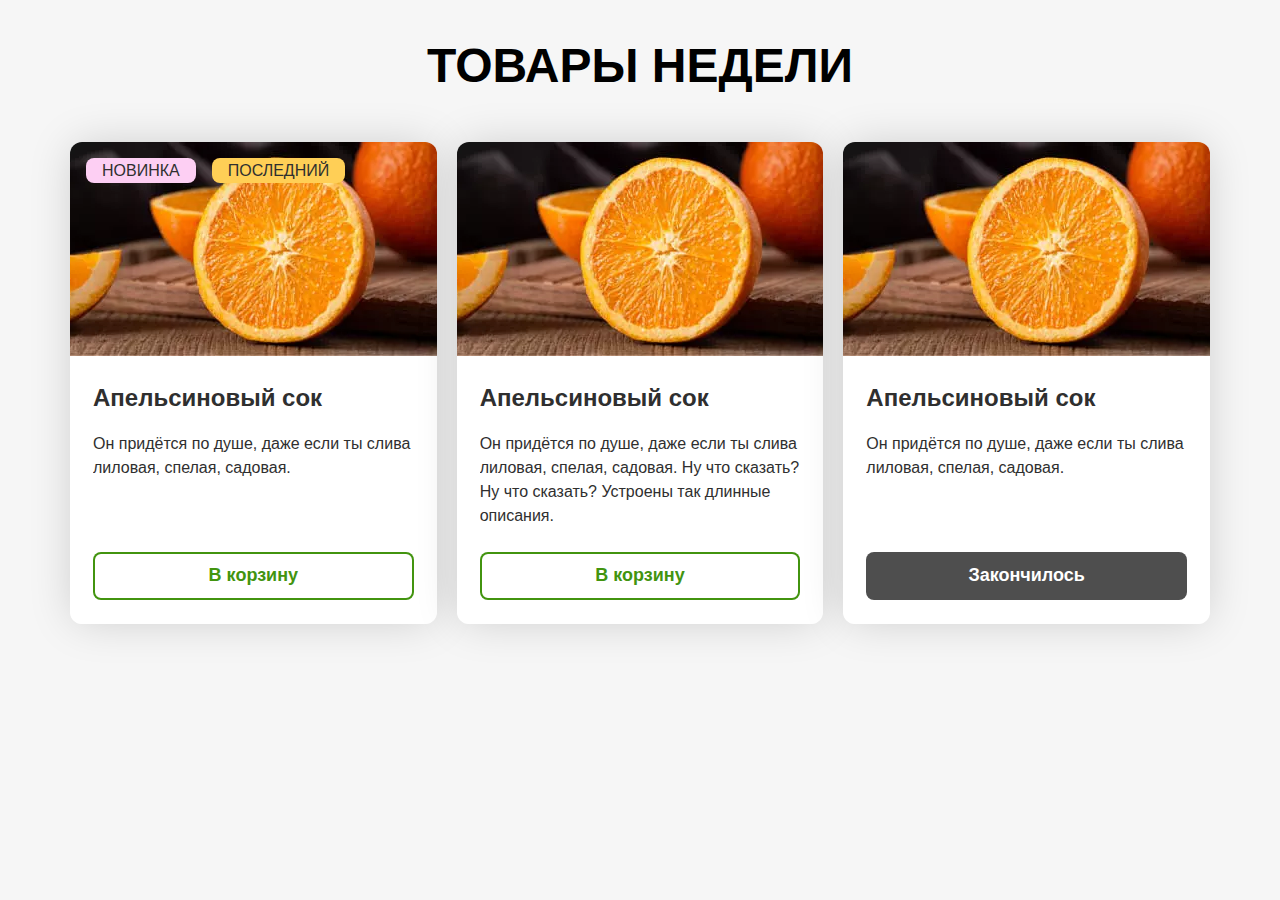
<file: 01-product-card/index.html>
<!doctype html>
<html lang="ru">
<head>
    <meta charset="UTF-8">
    <meta name="viewport"
          content="width=device-width, initial-scale=1.0">
    <meta http-equiv="X-UA-Compatible" content="ie=edge">
    <title>SpurIT - Тестовое задание 1. HTML и CSS</title>
    <link rel="stylesheet" href="./index.css">
</head>
<body>
  <main>
<!-- Напиши разметку на этом месте и больше ничего не трогай -->
    <section class="products">
      <div class="products__wrap container">
        <h2 class="products__title title-h2">Товары недели</h2>
        <ul class="products__list">
          <li class="products__item card-product">
            <div class="card-product__flag flag">
              <span class="flag__item flag__item--new">Новинка</span>
              <span class="flag__item flag__item--last">Последний</span>
            </div>
            <div class="card-product__img">
              <picture>
                <source type="image/webp" srcset="img/webp/product@1x.webp 1x, img/webp/product@2x.webp 2x">
                <source type="image/jpeg" srcset="img/product@1x.jpg 1x, img/product@2x.jpg 2x">
                <img src="img/product@1x.jpg" alt="Апельсиновый сок" width="380" height="214">
              </picture>
            </div>
            <div class="card-product__content">
              <h3 class="card-product__title">
                <a href="#">Апельсиновый сок</a>
              </h3>
              <p class="card-product__text">Он&nbsp;придётся по&nbsp;душе, даже если ты&nbsp;слива лиловая, спелая, садовая.</p>
              <button class="reset-btn card-product__btn" type="button">В корзину</button>
            </div>
          </li>
          <li class="products__item card-product">
            <div class="card-product__img">
              <picture>
                <source type="image/webp" srcset="img/webp/product@1x.webp 1x, img/webp/product@2x.webp 2x">
                <source type="image/jpeg" srcset="img/product@1x.jpg 1x, img/product@2x.jpg 2x">
                <img src="img/product@1x.jpg" alt="Апельсиновый сок" width="380" height="214">
              </picture>
            </div>
            <div class="card-product__content">
              <h3 class="card-product__title">
                <a href="#">Апельсиновый сок</a>
              </h3>
              <p class="card-product__text">Он&nbsp;придётся по&nbsp;душе, даже если ты&nbsp;слива лиловая, спелая, садовая. Ну&nbsp;что сказать? Ну&nbsp;что сказать? Устроены так длинные описания.</p>
              <button class="reset-btn card-product__btn" type="button">В корзину</button>
            </div>
          </li>
          <li class="products__item card-product">
            <div class="card-product__img">
              <picture>
                <source type="image/webp" srcset="img/webp/product@1x.webp 1x, img/webp/product@2x.webp 2x">
                <source type="image/jpeg" srcset="img/product@1x.jpg 1x, img/product@2x.jpg 2x">
                <img src="img/product@1x.jpg" alt="Апельсиновый сок" width="380" height="214">
              </picture>
            </div>
            <div class="card-product__content">
              <h3 class="card-product__title">
                <a href="#">Апельсиновый сок</a>
              </h3>
              <p class="card-product__text">Он&nbsp;придётся по&nbsp;душе, даже если ты&nbsp;слива лиловая, спелая, садовая.</p>
              <button class="reset-btn card-product__btn" type="button" disabled>Закончилось</button>
            </div>
          </li>
        </ul>
      </div>
    </section>
  </main>
</body>
</html>
</file>
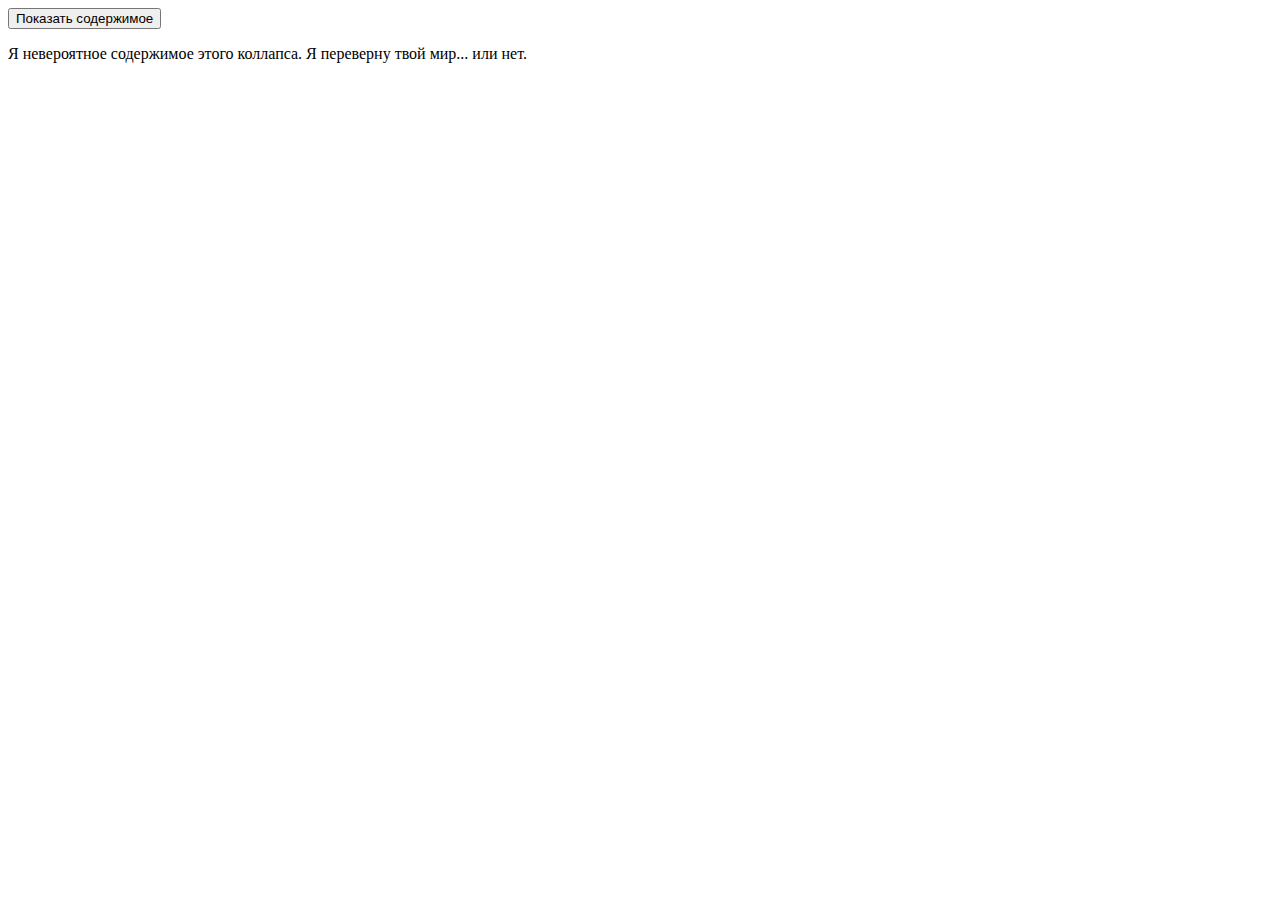
<file: 02-collapse/index.html>
<!-- Ничего здесь не меняй! -->
<!doctype html>
<html lang="ru">
<head>
    <meta charset="UTF-8">
    <meta name="viewport"
          content="width=device-width, initial-scale=1.0">
    <meta http-equiv="X-UA-Compatible" content="ie=edge">
    <title>SpurIT - Тестовое задание 2. JS</title>
    <link rel="stylesheet" href="./index.css">
    <script src="./index.js" defer></script>
</head>
<body>
<main>
    <div class="collapsible">
        <button class="collapsible__button" type="button">
            <span class="collapsible__action collapsible__action--visible">Скрыть содержимое</span>
            <span class="collapsible__action collapsible__action--hidden">Показать содержимое</span>
        </button>
        <div class="collapsible__content">
            <p>Я невероятное содержимое этого коллапса. Я переверну твой мир... или нет.</p>
        </div>
    </div>
</main>
</body>
</html>
</file>
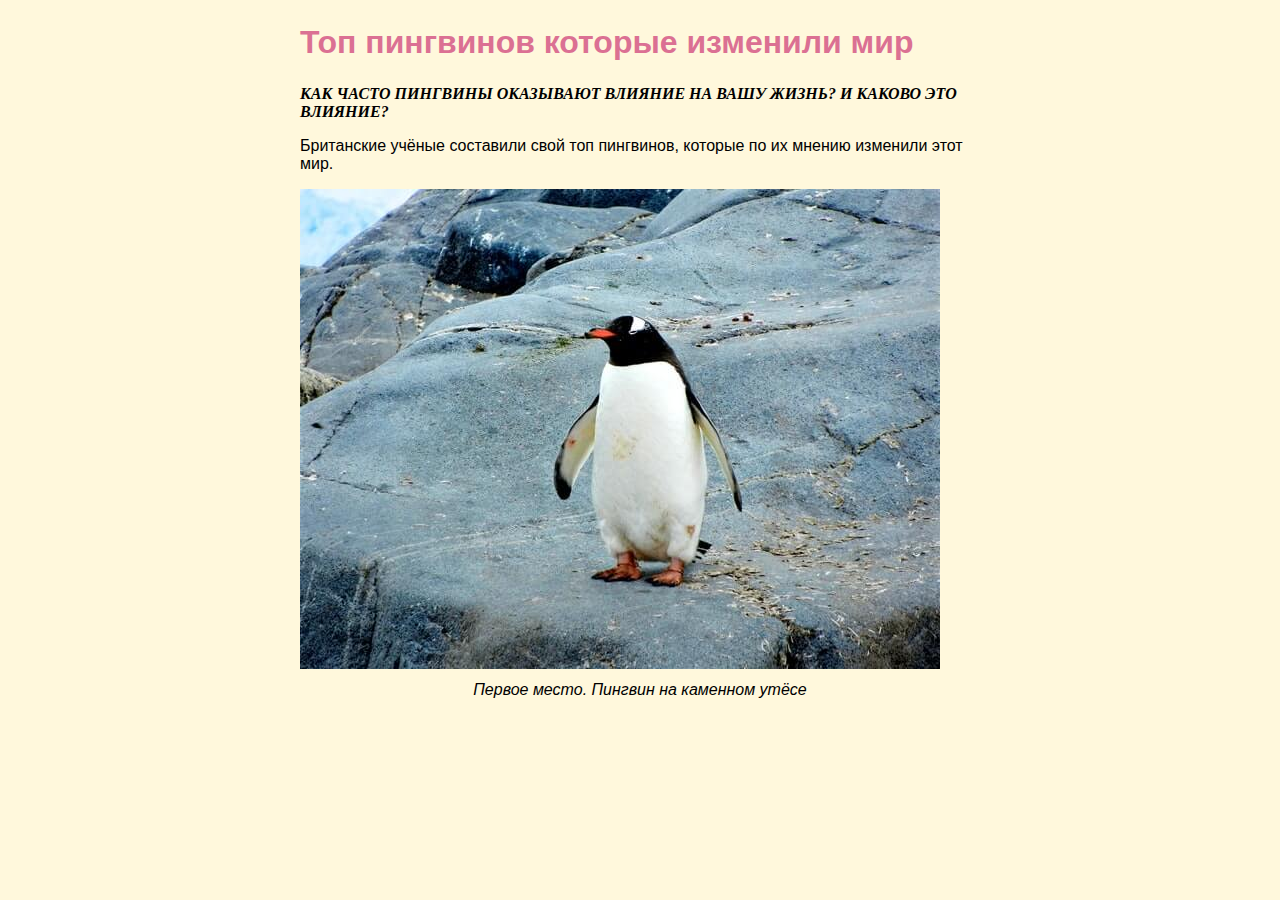
<file: 03-fix-problems/index.html>
<!-- Ничего здесь не трогай, это на Новый Год! -->
<!doctype html>
<html lang="ru">
<head>
    <meta charset="UTF-8">
    <meta name="viewport"
          content="width=device-width, initial-scale=1.0">
    <meta http-equiv="X-UA-Compatible" content="ie=edge">
    <title>SpurIT - Тестовое задание 3. Рефакторинг</title>
    <link rel="stylesheet" href="./index.css">
</head>
<body>
<main>
    <article class="article">
        <h1 class="article__heading article__heading--verified">Топ пингвинов которые изменили мир</h1>
        <p class="article__lead">Как часто пингвины оказывают влияние на вашу жизнь? И каково это влияние?</p>
        <p>Британские учёные составили свой топ пингвинов, которые по их мнению изменили этот мир.</p>
        <figure class="article__figure figure">
            <img class="figure__image" src="./img/penguin.jpg" alt="Пингвин стоит на каменном утёсе и задумчиво осматривает окресности в поисках смысла жизни"/>
            <figcaption class="figure__caption">Первое место. Пингвин на каменном утёсе</figcaption>
        </figure>
    </article>
</main>
</body>
</html>
</file>
<file: 01-product-card/index.css>
/* Смотри сколько снизу свободного места! Оно идеально подойдёт, чтобы писать твои стили! */

/* CUSTOM PROPERTIES */

:root {
  --basic-white: #ffffff;
  --basic-black: #000000;
  --mine-shaft: #2f2f2f;
  --tundora: #4e4e4e;
  --verdun-green: #1f5200;
  --la-palma: #42940f;
  --golden-tainoi: #ffcf56;
  --classic-rose: #fdcff3;

  --arial-black: 'Arial Black', sans-serif;
}

/* GLOBAL STYLES */

*,
*::before,
*::after {
  box-sizing: border-box;
}

body {
  min-width: 375px;
  margin: 0;
  padding: 0;
  font-family: 'Arial', sans-serif;
  font-weight: 400;
  color: var(--mine-shaft);
  background-color: #f6f6f6;
}

img {
  max-width: 100%;
  height: auto;
}

a {
  text-decoration: none;
}

.container {
  max-width: 1180px;
  margin: 0 auto;
  padding: 0 20px;
}

.reset-btn {
  padding: 0;
  border: none;
  background-color: transparent;
  cursor: pointer;
  outline: 0;
}

.title-h2 {
  font-family: var(--arial-black);
  font-size: 48px;
  line-height: 72px;
  font-weight: 900;
  color: var(--basic-black);
  text-transform: uppercase;
  text-align: center;
}

@media (max-width: 767px) {
  .title-h2 {
    font-size: 24px;
    line-height: 36px;
  }
}

/* PRODUCTS SECTION */

.products {
  padding: 30px 0;
}

.products__title {
  margin: 0;
  margin-bottom: 40px;
}

.products__list {
  display: grid;
  grid-template-columns: repeat(3, 1fr);
  gap: 20px;
  justify-items: center;
  margin: 0;
  padding: 0;
  list-style: none;
}

@media (max-width: 1023px) {
  .products__list {
    grid-template-columns: repeat(2, 1fr);
  }
}

@media (max-width: 767px) {
  .products__title {
    margin-bottom: 20px;
  }

  .products__list {
    grid-template-columns: 1fr;
  }
}

/* CARD PRODUCT */

.card-product {
  position: relative;
  border-radius: 12px;
  box-shadow: 0 0 45px -4px rgba(0, 0, 0, 0.18);
}

.card-product__img img {
  display: block;
  width: 100%;
  height: 214px;
  object-fit: cover;
  border-top-left-radius: 12px;
  border-top-right-radius: 12px;
}

.card-product__flag {
  position: absolute;
  top: 16px;
  left: 16px;
}

.card-product__content {
  padding: 24px 23px;
  background-color: var(--basic-white);
  border-bottom-left-radius: 12px;
  border-bottom-right-radius: 12px;
}

.card-product__title {
  margin: 0;
  margin-bottom: 16px;
  font-family: var(--arial-black);
  font-size: 24px;
  line-height: 36px;
  font-weight: 900;
}

.card-product__title a {
  color: var(--mine-shaft);
  transition: opacity 0.3s ease;
}

.card-product__title a:hover,
.card-product__title a:focus {
  opacity: 0.7;
}

.card-product__text {
  display: -webkit-box;
  -webkit-box-orient: vertical;
  -webkit-line-clamp: 4;
  overflow: hidden;
  height: 96px;
  margin: 0;
  margin-bottom: 24px;
  font-size: 16px;
  line-height: 24px;
  text-overflow: ellipsis;
}

.card-product__btn {
  width: 100%;
  padding: 11px 10px 12px;
  font-family: var(--arial-black);
  font-size: 18px;
  line-height: 25px;
  font-weight: 900;
  color: var(--la-palma);
  border-radius: 8px;
  box-shadow: inset 0 0 0 2px var(--la-palma);
  transition: all 0.3s ease;
}

.card-product__btn:disabled {
  color: var(--basic-white);
  background-color: var(--tundora);
  box-shadow: none;
  cursor: not-allowed;
  pointer-events: none;
}

.card-product__btn:hover,
.card-product__btn:focus {
  color: var(--basic-white);
  background-color: var(--la-palma);
}

.card-product__btn:active {
  background-color: var(--verdun-green);
  box-shadow: none;
}

@media (max-width: 767px) {
  .card-product {
    max-width: 500px;
  }
}

/* FLAG */

.flag {
  display: flex;
  align-items: flex-start;
  flex-wrap: wrap;
}

.flag__item:not(.flag__item:last-child) {
  margin-right: 16px;
  margin-bottom: 10px;
}

.flag__item {
  padding: 1px 16px 0;
  font-size: 16px;
  line-height: 24px;
  text-transform: uppercase;
  border-radius: 8px;
}

.flag__item--new {
  background-color: var(--classic-rose);
}

.flag__item--last {
  background-color: var(--golden-tainoi);
}
</file>
<file: 02-collapse/index.css>
/* Ты очень любопытный. Главное ничего тут не меняй! */
</file>
<file: 03-fix-problems/index.css>
body {
  margin: 0.0000001em;
  font-family: sans-serif;
  background-color: cornsilk;
}

.article {
  max-width: 680px;
  margin: 0 auto;
  padding: 24px;
}

.article__heading {
  margin: 0;
  margin-bottom: 1.5rem;
  color: palevioletred
}

.article__lead {
  font-family: serif;
  font-style: italic;
  font-weight: 700;
  text-transform: uppercase;
}

.article__figure {
  margin: 0;
  margin-bottom: 16px;
}

.figure__image {
  height: auto;
  max-width: 100%;
}

.figure__caption {
  margin-top: 8px;
  font-style: italic;
  text-align: center;
}
</file>
